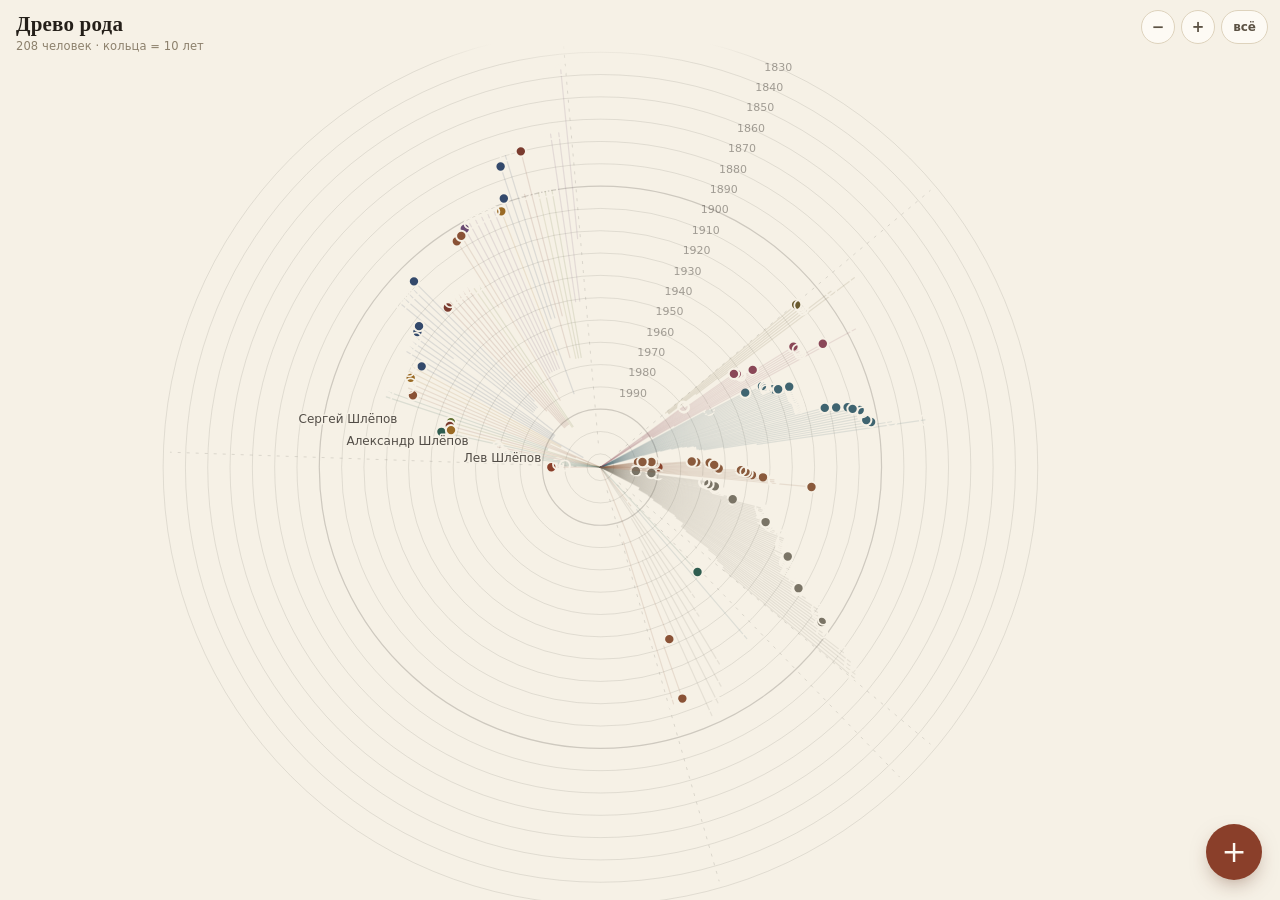
<file: ring/index.html>
<!doctype html>
<html lang="ru">
<head>
<meta charset="utf-8">
<meta name="viewport" content="width=device-width, initial-scale=1, viewport-fit=cover, maximum-scale=1, user-scalable=no">
<meta name="theme-color" content="#f6f1e6">
<title>Древо рода</title>
<link rel="stylesheet" href="style.css">
</head>
<body>
  <header class="top">
    <div class="titles">
      <h1 id="title">Древо рода</h1>
      <div id="count" class="count"></div>
    </div>
    <div class="tools">
      <button id="btn-out" aria-label="Мельче">−</button>
      <button id="btn-in" aria-label="Крупнее">+</button>
      <button id="btn-fit" aria-label="Показать всё">всё</button>
    </div>
  </header>

  <main id="stage">
    <svg id="tree" xmlns="http://www.w3.org/2000/svg"></svg>
    <div id="empty" class="empty" hidden>
      <p>Пока пусто.</p>
      <p class="muted">Нажмите «+» и впишите себя: имя и годы жизни — минимум и максимум.</p>
    </div>
  </main>

  <button id="fab" aria-label="Добавить человека">+</button>

  <div id="scrim" class="scrim" hidden></div>

  <section id="sheet" class="sheet" hidden aria-modal="true" role="dialog">
    <div class="handle"></div>
    <div id="sheet-body"></div>
  </section>

  <script src="../data.js"></script>
  <script src="model.js"></script>
  <script src="app.js"></script>
</body>
</html>
</file>
<file: ring/style.css>
:root {
  --paper: #f6f1e6;
  --paper-2: #fffdf8;
  --ink: #241f19;
  --ink-2: #5c5244;
  --ink-3: #8c806c;
  --line: #ded3bd;
  --line-2: #ece3cf;
  --accent: #8a3f2a;
  --green: #2f5d50;
  --serif: Georgia, "Times New Roman", serif;
  --sans: "Segoe UI", system-ui, -apple-system, "Helvetica Neue", Arial, sans-serif;
}

* { box-sizing: border-box; -webkit-tap-highlight-color: transparent; }

html, body {
  margin: 0;
  height: 100%;
  overflow: hidden;
  background: var(--paper);
  color: var(--ink);
  font-family: var(--sans);
  overscroll-behavior: none;
}

body { position: fixed; inset: 0; }

/* ---------------------------------------------------------------- шапка */
.top {
  position: fixed;
  top: 0; left: 0; right: 0;
  z-index: 5;
  display: flex;
  align-items: flex-start;
  justify-content: space-between;
  gap: 10px;
  padding: calc(12px + env(safe-area-inset-top)) 16px 10px;
  background: linear-gradient(var(--paper) 70%, rgba(246, 241, 230, 0));
  pointer-events: none;
}

.titles { min-width: 0; max-width: calc(100% - 148px); overflow: hidden; pointer-events: auto; }

h1 {
  margin: 0;
  font-family: var(--serif);
  font-size: 21px;
  font-weight: 700;
  letter-spacing: .2px;
  white-space: nowrap;
}

.count {
  margin-top: 2px;
  font-size: 11.5px;
  color: var(--ink-3);
  letter-spacing: .1px;
  white-space: nowrap;
  overflow: hidden;
  text-overflow: ellipsis;
}

.count .dim { color: var(--ink-3); }

@media (max-width: 520px) {
  .count .dim { display: none; }
  h1 { font-size: 19px; }
}

.tools {
  position: fixed;
  top: calc(10px + env(safe-area-inset-top));
  right: 12px;
  z-index: 6;
  display: flex;
  gap: 6px;
  pointer-events: auto;
}

.tools button {
  width: 34px; height: 34px;
  border-radius: 50%;
  border: 1px solid var(--line);
  background: rgba(255, 253, 248, .82);
  color: var(--ink-2);
  font: 600 15px/1 var(--sans);
  cursor: pointer;
}

.tools button:active { background: var(--line-2); }

.tools #btn-fit { width: auto; padding: 0 11px; border-radius: 17px; font-size: 12px; }

/* ---------------------------------------------------------------- холст */
#stage {
  position: fixed;
  inset: 0;
  touch-action: none;
  cursor: grab;
}

#stage:active { cursor: grabbing; }

#tree { display: block; width: 100%; height: 100%; }

.empty {
  position: absolute;
  inset: 0;
  display: grid;
  place-content: center;
  gap: 6px;
  text-align: center;
  padding: 0 40px;
  font-family: var(--serif);
  font-size: 19px;
  color: var(--ink);
  pointer-events: none;
}

.empty[hidden] { display: none; }

.empty .muted {
  font-family: var(--sans);
  font-size: 13.5px;
  color: var(--ink-3);
  max-width: 300px;
  line-height: 1.45;
}

/* ---------------------------------------------------------------- svg */
.ring { fill: none; stroke: rgba(36, 31, 25, .10); stroke-width: 1; }
.ring.century { stroke: rgba(36, 31, 25, .19); stroke-width: 1.2; }
.year { font: 11px var(--sans); fill: rgba(36, 31, 25, .40); text-anchor: middle; dominant-baseline: middle; }

.sector-line { stroke: rgba(36, 31, 25, .13); stroke-width: 1; stroke-dasharray: 3 6; }

.band { stroke-width: 1.2; stroke-linecap: round; opacity: .13; }
.p.sel .band { opacity: .55; }

.dot { stroke-width: 2; stroke: var(--paper); }
.dot.est { stroke-width: 1.8; }

.hit { fill: transparent; }

.lbl {
  font: 12px var(--sans);
  fill: rgba(36, 31, 25, .78);
  paint-order: stroke;
  stroke: var(--paper);
  stroke-width: 3px;
  stroke-linejoin: round;
  pointer-events: none;
}

.lbl.sel { fill: var(--accent); font-weight: 600; }

/* ---------------------------------------------------------------- кнопка + */
#fab {
  position: fixed;
  right: calc(18px + env(safe-area-inset-right));
  bottom: calc(20px + env(safe-area-inset-bottom));
  width: 56px; height: 56px;
  border: 0;
  border-radius: 50%;
  background: var(--accent);
  color: #fdf9f1;
  font: 300 30px/1 var(--sans);
  box-shadow: 0 8px 22px -8px rgba(90, 40, 20, .55);
  cursor: pointer;
  z-index: 6;
}

#fab:active { transform: scale(.96); }

/* ---------------------------------------------------------------- шторка */
.scrim {
  position: fixed;
  inset: 0;
  background: rgba(36, 31, 25, .26);
  opacity: 0;
  transition: opacity .22s ease;
  z-index: 8;
}

.scrim.on { opacity: 1; }

.sheet {
  position: fixed;
  left: 0; right: 0; bottom: 0;
  z-index: 9;
  max-height: 86vh;
  overflow-y: auto;
  -webkit-overflow-scrolling: touch;
  background: var(--paper-2);
  border-radius: 22px 22px 0 0;
  box-shadow: 0 -10px 40px -18px rgba(60, 45, 20, .45);
  transform: translateY(104%);
  transition: transform .26s cubic-bezier(.22, .7, .25, 1);
  padding: 0 18px calc(20px + env(safe-area-inset-bottom));
}

.sheet.open { transform: translateY(0); }

.handle {
  width: 40px; height: 4px;
  margin: 10px auto 8px;
  border-radius: 2px;
  background: var(--line);
}

/* карточка */
.card-top {
  display: flex;
  align-items: flex-start;
  justify-content: space-between;
  gap: 12px;
}

.card h2, .form h2 {
  margin: 6px 0 2px;
  font-family: var(--serif);
  font-size: 22px;
  line-height: 1.2;
  font-weight: 700;
}

.card-meta { font-size: 12.5px; color: var(--ink-3); margin-top: 3px; }

.card-bio {
  margin: 12px 0 0;
  font-size: 14px;
  line-height: 1.5;
  color: var(--ink-2);
}

.x {
  flex: none;
  width: 34px; height: 34px;
  border: 0;
  border-radius: 50%;
  background: transparent;
  color: var(--ink-3);
  font: 400 24px/1 var(--sans);
  cursor: pointer;
}

.rels { margin-top: 14px; display: grid; gap: 9px; }
.rel { display: flex; flex-wrap: wrap; align-items: center; gap: 6px; }
.rel > span { font-size: 10.5px; text-transform: uppercase; letter-spacing: .08em; color: var(--ink-3); margin-right: 2px; }

.chip {
  border: 1px solid var(--line);
  background: var(--paper);
  border-radius: 999px;
  padding: 6px 11px;
  font: 13px var(--sans);
  color: var(--ink);
  cursor: pointer;
}

.chip:active { background: var(--line-2); }

.card-actions {
  display: flex;
  gap: 8px;
  margin-top: 18px;
  flex-wrap: wrap;
}

.btn {
  flex: 1;
  min-width: 108px;
  height: 44px;
  border-radius: 12px;
  border: 1px solid transparent;
  font: 600 14px var(--sans);
  cursor: pointer;
}

.btn.ghost { background: transparent; border-color: var(--line); color: var(--ink-2); }
.btn.danger { color: #8a3f2a; }
.btn.primary { background: var(--green); color: #f7f3ea; width: 100%; margin-top: 14px; }

/* форма */
.form { display: grid; gap: 12px; }
.row2 { display: grid; grid-template-columns: 1fr 1fr; gap: 10px; }

.field { display: grid; gap: 6px; }
.field > span {
  font-size: 10.5px;
  text-transform: uppercase;
  letter-spacing: .08em;
  color: var(--ink-3);
}
.field > span b { color: var(--accent); font-weight: 600; }
.field > span i { font-style: normal; text-transform: none; letter-spacing: 0; }

input, select {
  width: 100%;
  height: 46px;
  padding: 0 12px;
  border: 1px solid var(--line);
  border-radius: 12px;
  background: var(--paper);
  color: var(--ink);
  font: 15px var(--sans);
  -webkit-appearance: none;
  appearance: none;
}

input:focus, select:focus { outline: 2px solid rgba(47, 93, 80, .35); outline-offset: 1px; }

.sub { display: grid; grid-template-columns: 22px 1fr; align-items: center; gap: 6px; }
.sub > span { font-size: 12px; color: var(--ink-3); }

.hint { font-size: 11.5px; color: var(--ink-3); line-height: 1.4; }

@media (min-width: 720px) {
  .sheet { left: 50%; right: auto; width: 460px; transform: translate(-50%, 104%); border-radius: 22px 22px 0 0; }
  .sheet.open { transform: translate(-50%, 0); }
}
</file>
